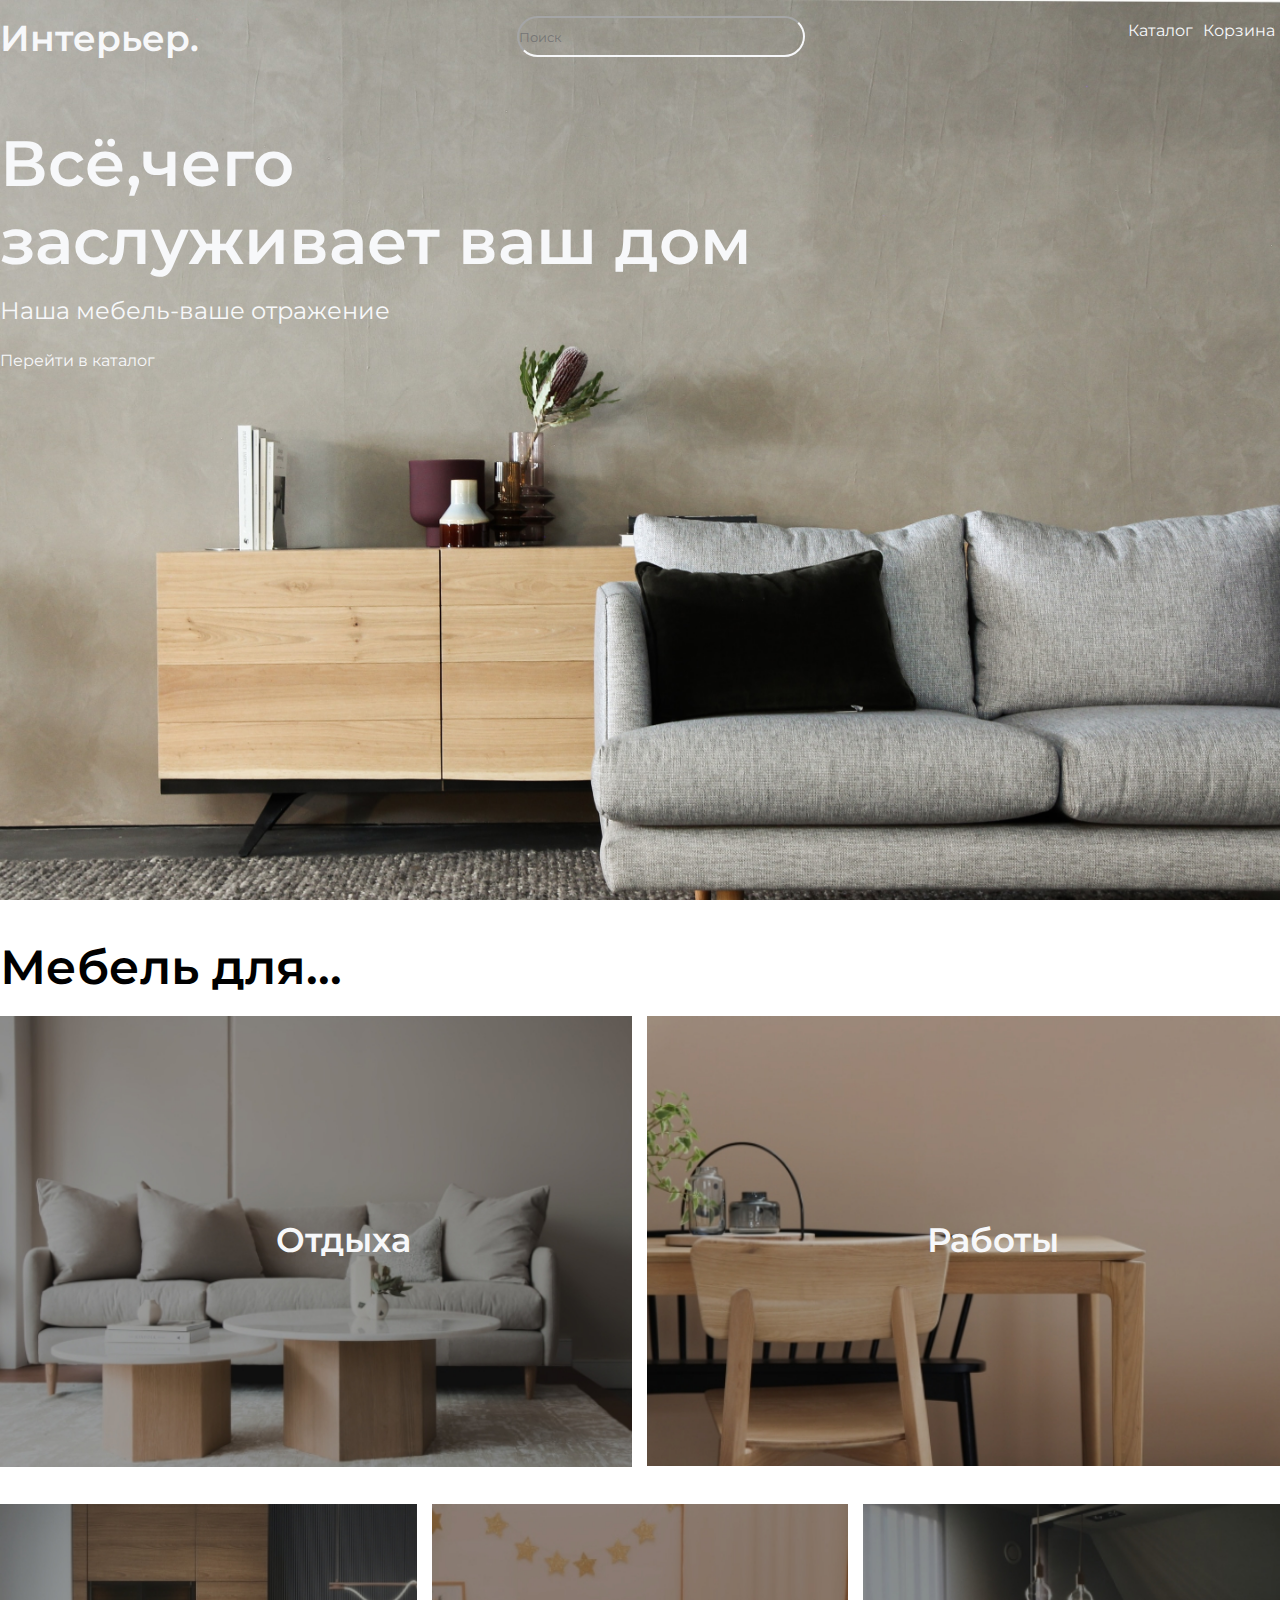
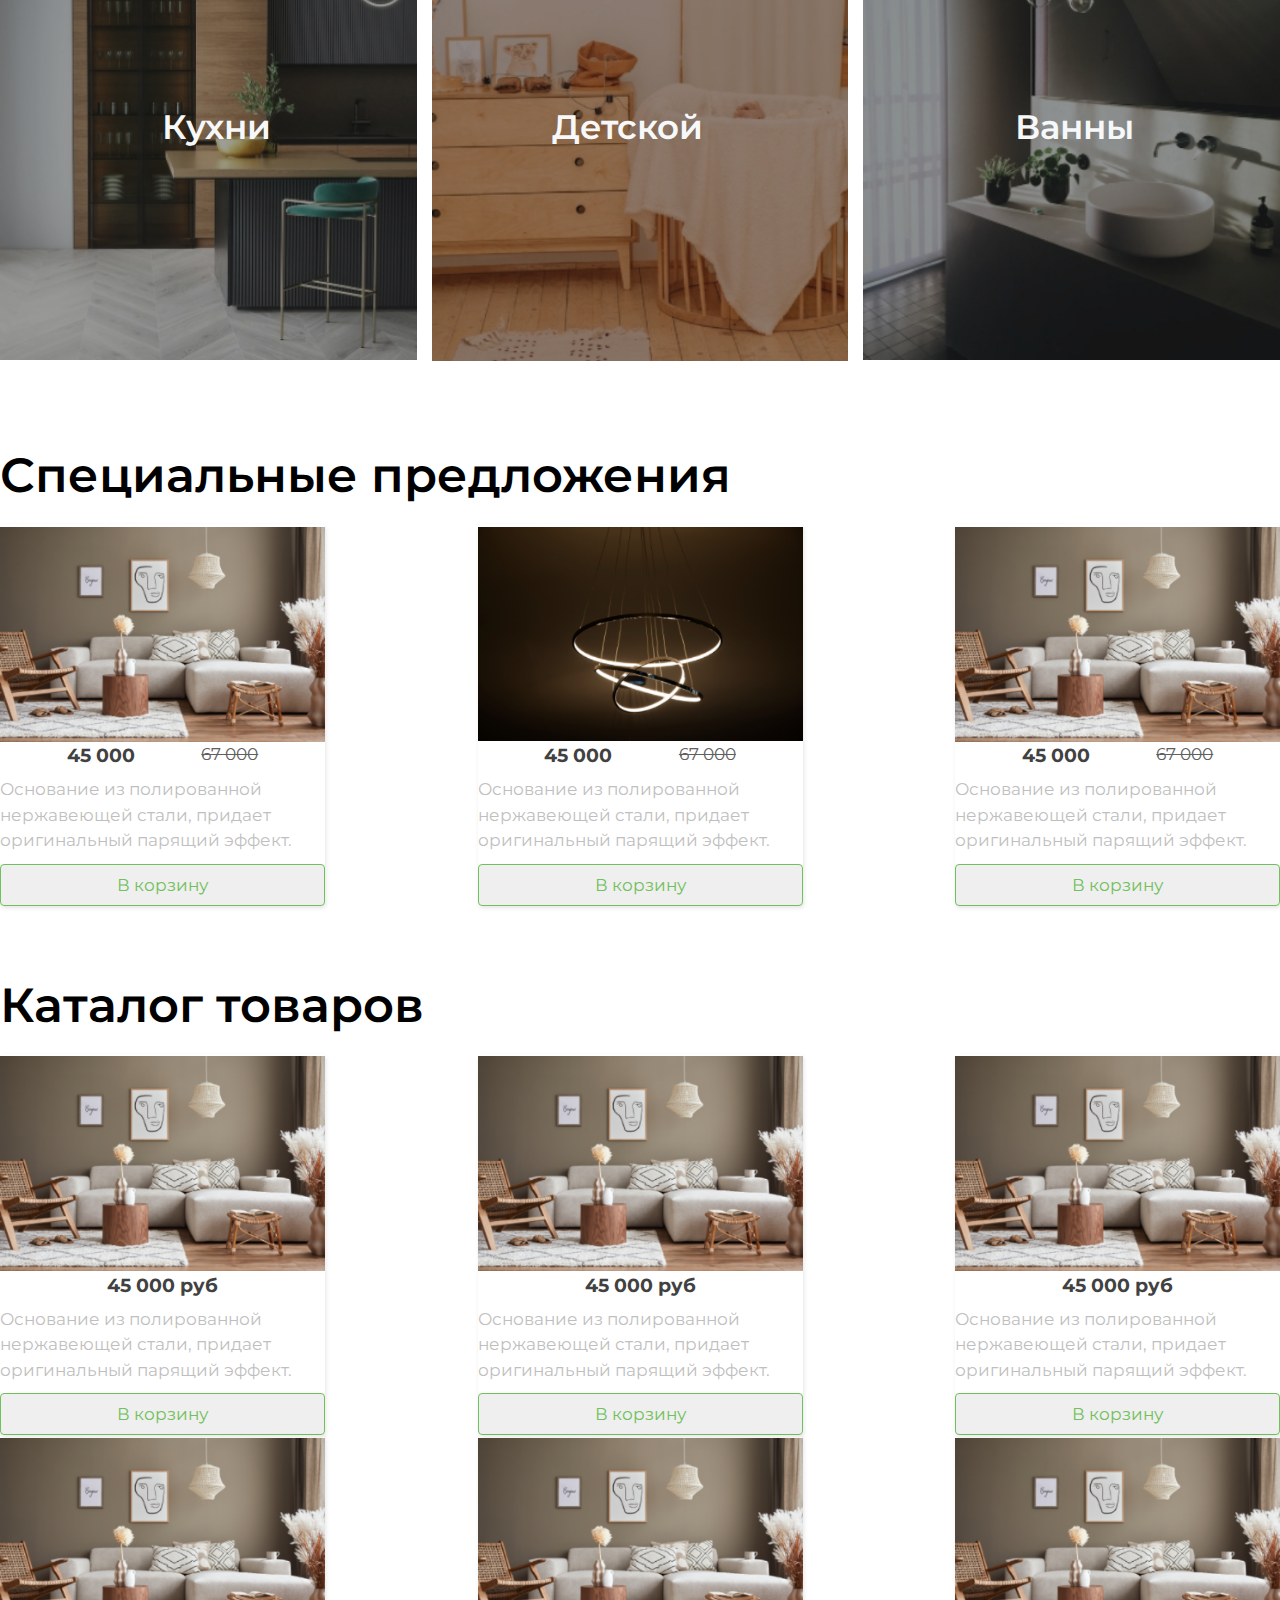
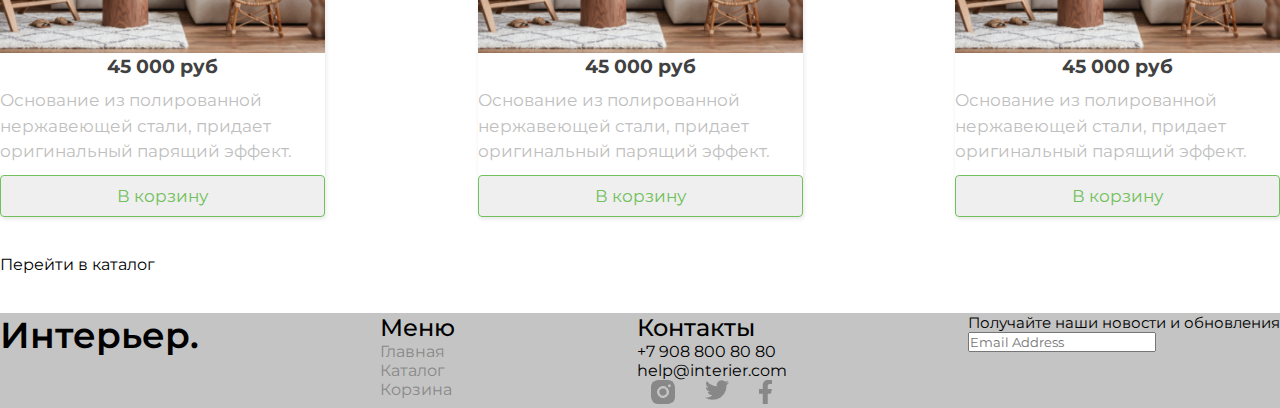
<file: index.html>
<!DOCTYPE html>
<html lang="ru">

<head>
    <meta charset="UTF-8">
    <meta name="viewport" content="width=device-width, initial-scale=1.0">
    <title>Shop_interior</title>
    <link rel="stylesheet" href="./styles/styles.css">
</head>

<body>

    <header id="header" class="header">
        <div class="container">
            <nav class="header__navbar">
                <div class="interior__title">
                    <a href="#header" class="interior.">Интерьер.</a>
                </div>
                <div class="header__search">
                    <label for="search"></label>
                    <input type="search" placeholder="Поиск" id="search" class="search">
                </div>
                <div class="header__links">
                    <a href="#" class="header__link">Каталог</a>
                    <a href="#" class="header__link">Корзина</a>
                </div>
            </nav>
            <div class="header__main">
                <h1 class="header__title">Всё,чего <br> заслуживает ваш дом</h1>

                <p class="slogan">Наша мебель-ваше отражение</p>

                <a href="#" class="header__main__catalog">Перейти в каталог</a>

            </div>
        </div>
    </header>
    <main id="main" class="main">
        <div class="container">
            <div class="main__header">
                <h2 class="main__header__title">Мебель для...</h2>
                <div class="main__card__container">
                    <a id="first" href="#" class="main__card">
                        <img class="main__card__img" src="/img/jpeg_card/Rectangle 17.jpeg" alt="Image">
                        <span class="main__card__description">Отдыха</span>
                    </a>
                    <a id="second" href="#" class="main__card">
                        <img class="main__card__img" src="/img/jpeg_card/Rectangle 18.jpeg" alt="Image">
                        <span class="main__card__description">Работы</span>
                    </a>
                    <a id="third" href="#" class="main__card">
                        <img class="main__card__img" src="/img/jpeg_card/Rectangle 19.jpeg" alt="Image">
                        <span class="main__card__description">Кухни</span>
                    </a>
                    <a id="fourth" href="#" class="main__card">
                        <img class="main__card__img" src="/img/jpeg_card/Rectangle 20.jpeg" alt="Image">
                        <span class="main__card__description">Детской</span>
                    </a>
                    <a id="fifth" href="#" class="main__card">
                        <img class="main__card__img" src="/img/jpeg_card/Rectangle 21.jpeg" alt="Image">
                        <span class="main__card__description">Ванны</span>
                    </a>
                </div>

            </div>
            <div class="main__middle">
                <h2 class="main__middle__title">Специальные предложения</h2>
                <div class="main__middle__container__card">
                    <div class="card">
                        <div class="card__top">
                            <a href="#" class="card__image">
                                <img src="/img/png_card/Rectangle 23-2.png" alt="image" />
                            </a>
                            <div class="card__label">Люстра Voda</div>
                        </div>
                        <div class="card__bottom">
                            <div class="card__prices">
                                <div class="card__price card__price--discount">45 000</div>
                                <div class="card__price card__price--common">67 000</div>
                            </div>
                            <a href="#" class="card__title">
                                Основание из полированной нержавеющей стали, придает оригинальный парящий эффект.
                            </a>
                            <button class="card__add">В корзину</button>
                        </div>
                    </div>

                    <div class="card">
                        <div class="card__top">
                            <a href="#" class="card__image">
                                <img src="/img/png_card/Rectangle 22-2.png" alt="img" />
                            </a>
                            <div class="card__label">Диван RONALD</div>
                        </div>
                        <div class="card__bottom">
                            <div class="card__prices">
                                <div class="card__price card__price--discount">45 000</div>
                                <div class="card__price card__price--common">67 000</div>
                            </div>
                            <a href="#" class="card__title">
                                Основание из полированной нержавеющей стали, придает оригинальный парящий эффект.
                            </a>
                            <button class="card__add">В корзину</button>
                        </div>
                    </div>
                    <div class="card">
                        <div class="card__top">
                            <a href="#" class="card__image">
                                <img src="/img/png_card/Rectangle 23-2.png" alt="img" />
                            </a>
                            <div class="card__label">Комод VENT</div>
                        </div>
                        <div class="card__bottom">
                            <div class="card__prices">
                                <div class="card__price card__price--discount">45 000</div>
                                <div class="card__price card__price--common">67 000</div>
                            </div>
                            <a href="#" class="card__title">
                                Основание из полированной нержавеющей стали, придает оригинальный парящий эффект.
                            </a>
                            <button class="card__add">В корзину</button>
                        </div>
                    </div>
                </div>
            </div>
            <div class="main__footer">
                <h2 class="main__footer__title">Каталог товаров</h2>
                <div class="main__footer__cards__top">
                    <div class="card">
                        <div class="card__top">
                            <a href="#" class="card__image">
                                <img src="/img/png_card/Rectangle 23-2.png" alt="img" />
                            </a>
                            <div class="card__label">Комод VENT</div>
                        </div>
                        <div class="card__bottom">
                            <div class="card__prices">
                                <div class="card__price card__price--discount">45 000 руб</div>
                            </div>
                            <a href="#" class="card__title">
                                Основание из полированной нержавеющей стали, придает оригинальный парящий эффект.
                            </a>
                            <button class="card__add">В корзину</button>
                        </div>
                    </div>
                    <div class="card">
                        <div class="card__top">
                            <a href="#" class="card__image">
                                <img src="/img/png_card/Rectangle 23-2.png" alt="img" />
                            </a>
                            <div class="card__label">Комод VENT</div>
                        </div>
                        <div class="card__bottom">
                            <div class="card__prices">
                                <div class="card__price card__price--discount">45 000 руб</div>
                            </div>
                            <a href="#" class="card__title">
                                Основание из полированной нержавеющей стали, придает оригинальный парящий эффект.
                            </a>
                            <button class="card__add">В корзину</button>
                        </div>
                    </div>
                    <div class="card">
                        <div class="card__top">
                            <a href="#" class="card__image">
                                <img src="/img/png_card/Rectangle 23-2.png" alt="img" />
                            </a>
                            <div class="card__label">Комод VENT</div>
                        </div>
                        <div class="card__bottom">
                            <div class="card__prices">
                                <div class="card__price card__price--discount">45 000 руб</div>
                            </div>
                            <a href="#" class="card__title">
                                Основание из полированной нержавеющей стали, придает оригинальный парящий эффект.
                            </a>
                            <button class="card__add">В корзину</button>
                        </div>
                    </div>
                </div>
                <div class="main__footer__cards__bot">
                    <div class="card">
                        <div class="card__top">
                            <a href="#" class="card__image">
                                <img src="/img/png_card/Rectangle 23-2.png" alt="img" />
                            </a>
                            <div class="card__label">Комод VENT</div>
                        </div>
                        <div class="card__bottom">
                            <div class="card__prices">
                                <div class="card__price card__price--discount">45 000 руб</div>
                            </div>
                            <a href="#" class="card__title">
                                Основание из полированной нержавеющей стали, придает оригинальный парящий эффект.
                            </a>
                            <button class="card__add">В корзину</button>
                        </div>
                    </div>
                    <div class="card">
                        <div class="card__top">
                            <a href="#" class="card__image">
                                <img src="/img/png_card/Rectangle 23-2.png" alt="img" />
                            </a>
                            <div class="card__label">Комод VENT</div>
                        </div>
                        <div class="card__bottom">
                            <div class="card__prices">
                                <div class="card__price card__price--discount">45 000 руб</div>
                            </div>
                            <a href="#" class="card__title">
                                Основание из полированной нержавеющей стали, придает оригинальный парящий эффект.
                            </a>
                            <button class="card__add">В корзину</button>
                        </div>
                    </div>
                    <div class="card">
                        <div class="card__top">
                            <a href="#" class="card__image">
                                <img src="/img/png_card/Rectangle 23-2.png" alt="img" />
                            </a>
                            <div class="card__label">Комод VENT</div>
                        </div>
                        <div class="card__bottom">
                            <div class="card__prices">
                                <div class="card__price card__price--discount">45 000 руб</div>
                            </div>
                            <a href="#" class="card__title">
                                Основание из полированной нержавеющей стали, придает оригинальный парящий эффект.
                            </a>
                            <button class="card__add">В корзину</button>
                        </div>
                    </div>
                </div>
                <a href="#" class="main__footer__catalog">Перейти в каталог</a>
            </div>
        </div>
    </main>
    <footer id="footer" class="footer">
        <div class="container">
            <div class="footer__container">
                <div class="footer__interior__name__column">
                    <p class="footer__interior__name">Интерьер.</p>
                </div>
                <div class="footer__menu__column">
                    <p class="footer__menu">Меню</p>
                    <a href="#" class="footer__link">Главная</a>
                    <a href="#" class="footer__link">Каталог</a>
                    <a href="#" class="footer__link">Корзина</a>

                </div>
                <div class="footer__adress__column">
                    <p class="footer__adress__top">Контакты</p>
                    <div class="footer__adress__column__mid">
                        <a href="#" class="footer__link">+7 908 800 80 80</a>
                        <a href="#" class="footer__link">help@interier.com</a>
                    </div>
                    <div class="footer__adress__column__bot">
                        <div class="footer__adress__column__bot__icons">
                            <a href="https://www.instagram.com/">
                                <img class="inst" src="/img/png_icons/Vector.png" alt="Иконка">
                            </a>
                            <a href="https://x.com/">
                                <img class="vk" src="/img/png_icons/Vector_twit.png" alt="Иконка">
                            </a>
                            <a href="https://www.facebook.com/">
                                <img class="tg" src="/img/png_icons/Vector_facebook.png" alt="Иконка">
                        </div>
                    </div>
                </div>
                <div class="footer__subscr__column">
                    <p class="footer__subscr__column__top">Получайте наши новости и обновления</p>
                </div>
                <div class="footer__subscr__column__mid">
                    <div class="footer__subscr__mail">
                        <div class="footer__mail">
                            <label for="email"></label>
                            <input type="email" placeholder="Email Address" id="email" class="email">
                        </div>  
                    </div>

                </div>
            </div>
        </div>
    </footer>
</body>

</html>
</file>
<file: styles/styles.css>
@charset "UTF-8";
@import url("https://fonts.googleapis.com/css2?family=Montserrat:ital,wght@0,100..900;1,100..900&display=swap");
* {
  margin: 0;
  padding: 0;
  box-sizing: border-box;
  font-family: Montserrat;
  scroll-behavior: smooth;
}

.container {
  max-width: 1370px;
  margin: 0 auto;
}

a {
  all: unset;
  /* Все стили элемента сбрасываются в ноль. */
  cursor: pointer;
}

/* Цвета */
:root {
  --black-btn: rgb(0, 0, 0);
  --white-text: rgb(247, 248, 250);
  --gray-background: rgb(196, 196, 196);
  --gray-text: rgb(136, 136, 136);
}

h1 {
  font-size: 36px;
}

h2 {
  font-size: 48px;
  font-weight: 600;
}

.card {
  width: 325px;
  min-height: 350px;
  box-shadow: 1px 2px 4px rgba(0, 0, 0, 0.1);
  display: flex;
  flex-direction: column;
  /* Размещаем элементы в колонку */
  border-radius: 4px;
  transition: 0.2s;
  position: relative;
}

/* При наведении на карточку - меняем цвет тени */
.card:hover {
  box-shadow: 4px 8px 16px rgba(255, 102, 51, 0.2);
}

.card__top {
  flex: 0 0 220px;
  /* Задаем высоту 220px, запрещаем расширение и сужение по высоте */
  position: relative;
  overflow: hidden;
  /* Скрываем, что выходит за пределы */
}

/* Контейнер для картинки */
.card__image {
  display: block;
  position: absolute;
  top: 0;
  left: 0;
  width: 100%;
  height: 100%;
}

.card__image > img {
  width: 100%;
  height: 100%;
  -o-object-fit: contain;
     object-fit: contain;
  /* Встраиваем картинку в контейнер card__image */
  transition: 0.2s;
}

/* При наведении - увеличиваем картинку */
.card__image:hover > img {
  transform: scale(1.1);
}

.card_bottom {
  display: block;
  padding: 10px;
}

.card__prices {
  display: flex;
  margin-bottom: 10px;
  justify-content: space-evenly;
}

.card__price--discount {
  font-weight: 700;
  font-size: 19px;
  color: #414141;
  display: flex;
  flex-wrap: wrap-reverse;
}

.card__price--common {
  text-decoration: line-through;
  font-weight: 400;
  font-size: 17px;
  color: #606060;
  display: flex;
  flex-wrap: wrap-reverse;
  justify-content: flex-end;
}

.card__title {
  display: block;
  margin-bottom: 10px;
  font-weight: 400;
  font-size: 17px;
  line-height: 150%;
  color: #bfbfbf;
}

.card__add {
  display: block;
  width: 100%;
  font-weight: 400;
  font-size: 17px;
  color: #70c05b;
  padding: 10px;
  text-align: center;
  border: 1px solid #70c05b;
  border-radius: 4px;
  cursor: pointer;
  /* Меняем курсор при наведении */
  transition: 0.2s;
  margin-top: auto;
  /* Прижимаем кнопку к низу карточки */
}

.card__add:hover {
  border: 1px solid #ff6633;
  background-color: #ff6633;
  color: #fff;
}

.header {
  background: no-repeat url(/img/png/438a630fdddee3b920bff151361862be.png);
  background-repeat: no-repeat;
  background-size: cover;
  width: auto;
  height: 100vh;
  color: var(--white-text);
}
.header .header__navbar {
  display: flex;
  justify-content: space-between;
  padding-top: 16px;
}
.header .header__navbar .interior__title {
  font-size: 36px;
  font-weight: 600;
}
.header .header__navbar .header__search .search {
  outline: none;
  border-radius: 10rem;
  border-color: var(--white-text);
  width: 288px;
  height: 41px;
  background-color: transparent;
}
.header .header__navbar .header__links {
  display: flex;
}
.header .header__navbar .header__links .header__link {
  margin: 5px;
}
.header .header__main {
  margin-top: 64px;
}
.header .header__main .header__title {
  font-size: 64px;
  font-weight: 600;
}
.header .header__main .slogan {
  margin-top: 16px;
  font-size: 24px;
  font-weight: 400;
  margin-bottom: 16px;
}
.header .header__main .header__main__catalog {
  margin-top: 26px;
  display: flex;
  padding-bottom: 1067px;
}

.main__header .main__header__title {
  margin-top: 3%;
  margin-bottom: 20px;
}
.main__header .main__card__container {
  font-size: 60px;
  display: grid;
  grid-template-columns: repeat(6, 1fr);
  grid-template-rows: repeat(2, 1fr);
  gap: 15px;
  grid-template-areas: "first first first second second second" "third third fourth fourth fifth fifth";
}
.main__header .main__card__container .main__card {
  position: relative;
}
.main__header .main__card__container .main__card .main__card__img {
  width: 100%;
  z-index: 50;
}
.main__header .main__card__container .main__card .main__card__description {
  position: absolute;
  z-index: 100;
  top: 43%;
  right: 35%;
  font-family: "Montserrat";
  font-style: normal;
  font-weight: 600;
  font-size: 34px;
  line-height: 41px;
  color: var(--white-text);
  text-decoration: none;
}
.main__header .main__card__container #first {
  grid-area: first;
}
.main__header .main__card__container #second {
  grid-area: second;
}
.main__header .main__card__container #third {
  grid-area: third;
}
.main__header .main__card__container #fourth {
  grid-area: fourth;
}
.main__header .main__card__container #fifth {
  grid-area: fifth;
}

.main__middle .main__middle__title {
  margin-top: 70px;
  margin-bottom: 20px;
}
.main__middle .main__middle__container__card {
  display: flex;
  justify-content: space-between;
}

.main__footer .main__footer__title {
  margin-top: 70px;
  margin-bottom: 20px;
}
.main__footer .main__footer__cards__top {
  display: flex;
  justify-content: space-between;
}
.main__footer .main__footer__cards__bot {
  display: flex;
  justify-content: space-between;
}
.main__footer .main__footer__catalog {
  display: flex;
  margin-top: 3%;
}

.footer {
  background-color: var(--gray-background);
  text-decoration-color: var(--black-btn);
}
.footer .footer__container {
  margin-top: 3%;
  display: flex;
  justify-content: space-between;
}
.footer .footer__container .footer__interior__name__column .footer__interior__name {
  font-size: 36px;
  font-weight: 600;
}
.footer .footer__container .footer__menu__column .footer__menu {
  font-size: 24px;
  font-weight: 500;
}
.footer .footer__container .footer__menu__column .footer__link {
  display: flex;
  color: rgb(136, 136, 136);
}
.footer .footer__container .footer__adress__column .footer__adress__top {
  font-size: 24px;
  font-weight: 500;
}
.footer .footer__container .footer__adress__column .footer__adress__column__mid .footer__link {
  display: flex;
}
.footer .footer__container .footer__adress__column .footer__adress__column__bot .footer__adress__column__bot__icons {
  display: flex;
  justify-content: space-around;
}
.footer .footer__container .footer__subscr__column .footer__subscr__column__top {
  font-size: 15px;
  font-weight: 400;
}
.footer .footer__container .footer__subscr__column .footer__subscr__column__mid .email {
  font-size: 15px;
}/*# sourceMappingURL=styles.css.map */
</file>
